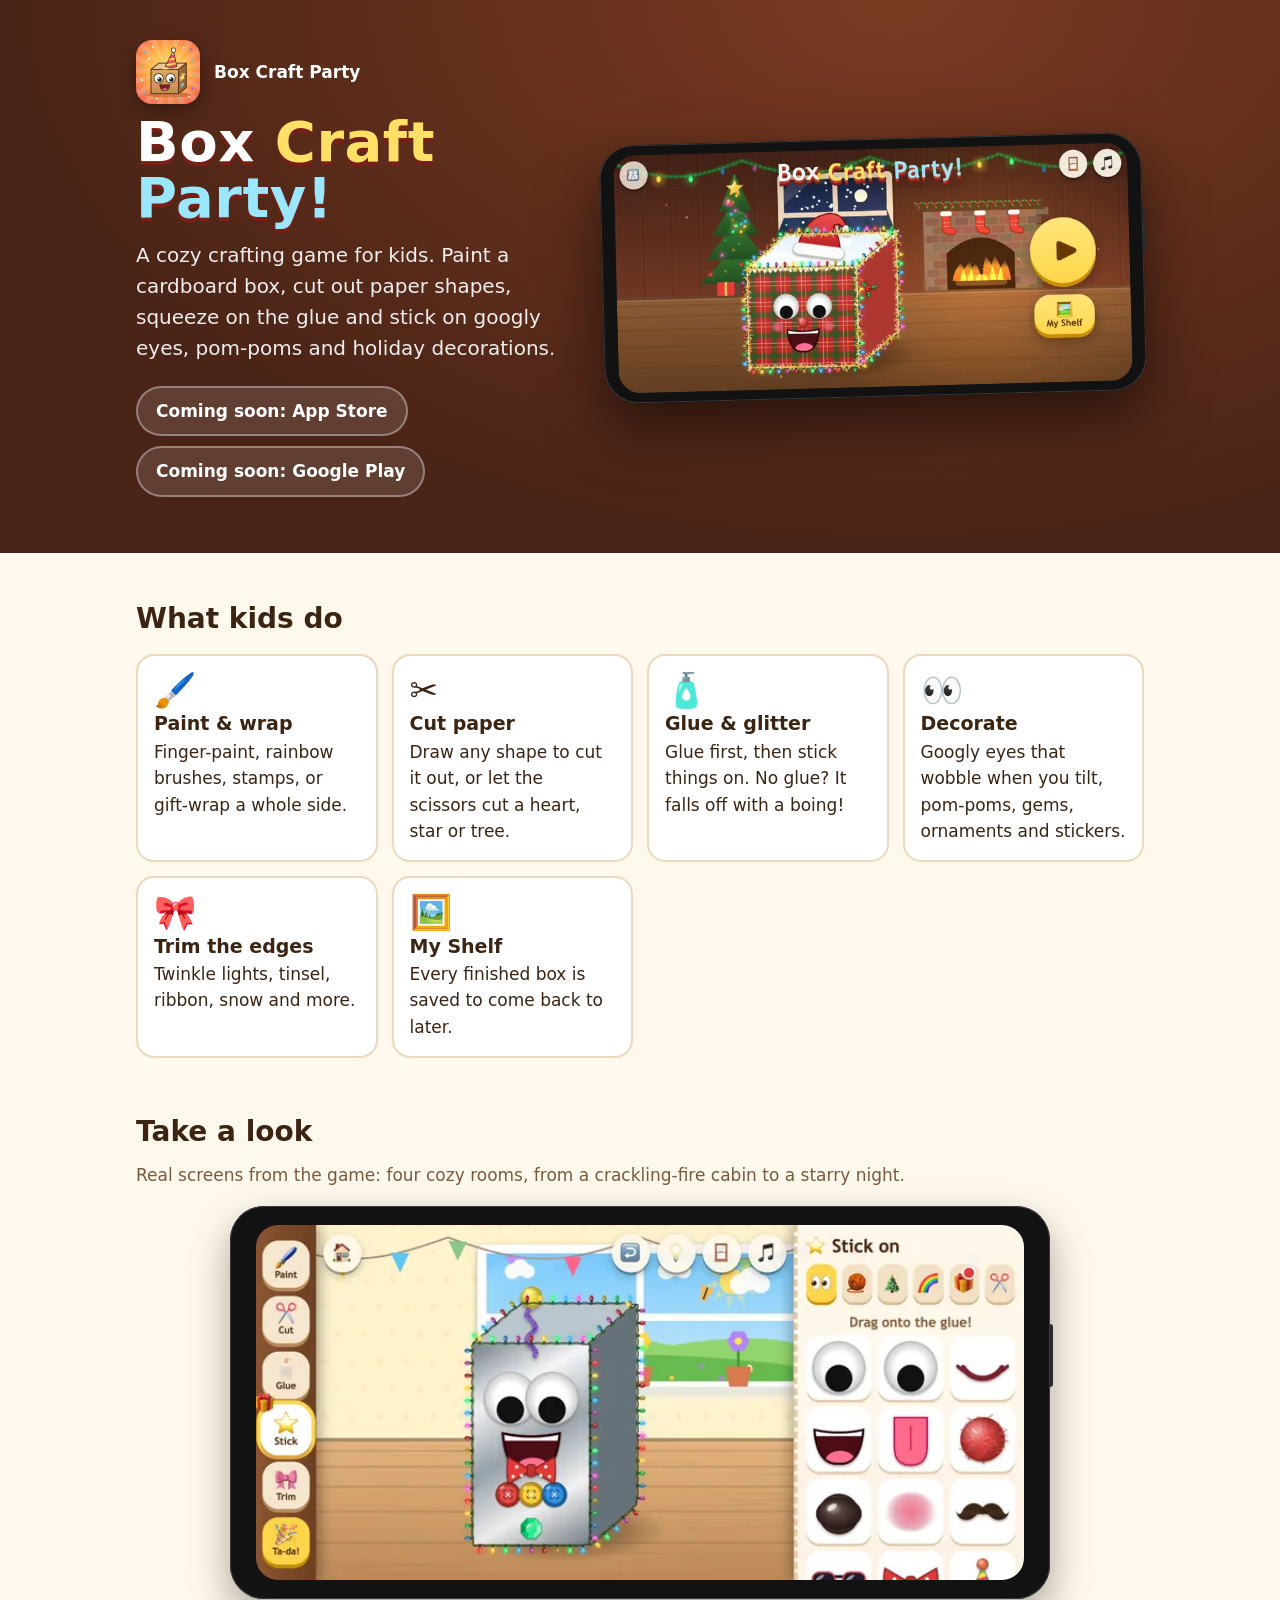
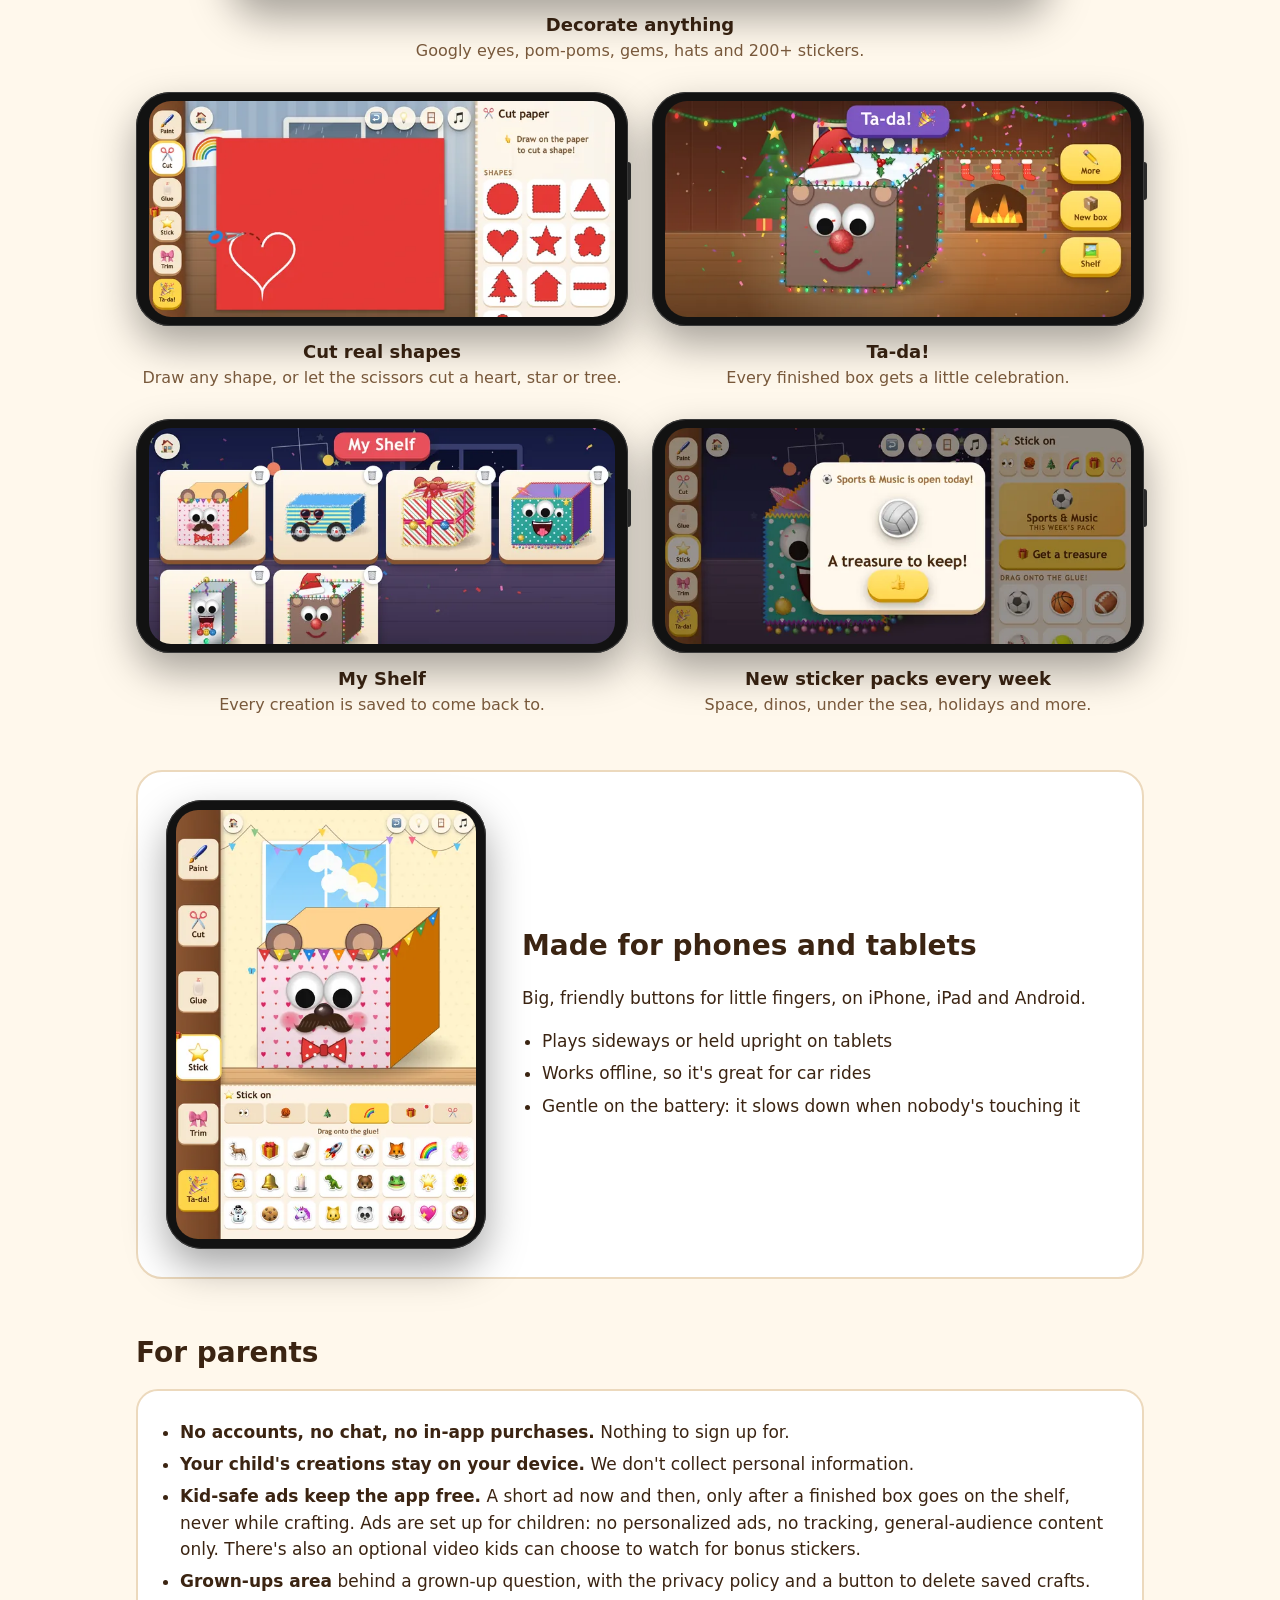
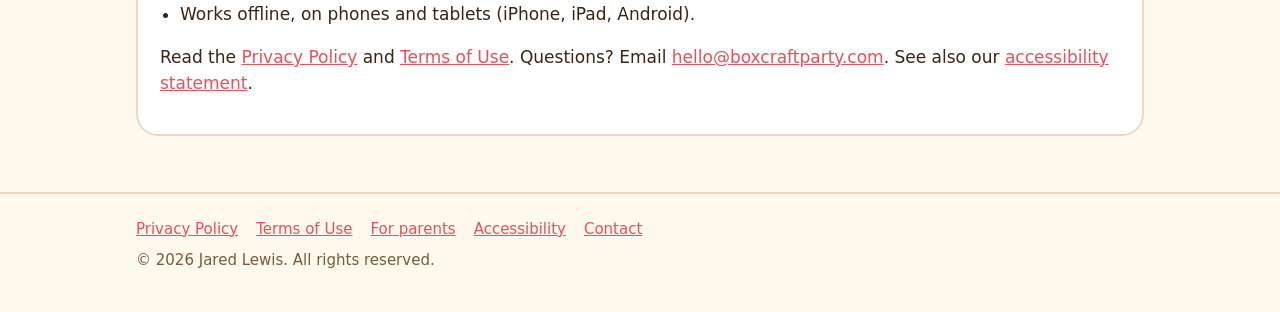
<file: index.html>
<!doctype html>
<html lang="en">
<head>
<meta charset="utf-8">
<meta name="viewport" content="width=device-width,initial-scale=1">
<title>Box Craft Party</title>
<meta name="description" content="A cozy crafting game for kids: paint delivery boxes, cut paper, glue on googly eyes and decorations. No accounts, works offline.">
<link rel="icon" href="img/icon.png">
<meta property="og:title" content="Box Craft Party">
<meta property="og:description" content="Paint, cut, glue and decorate cardboard boxes: a cozy crafting game for kids.">
<meta property="og:image" content="https://boxcraftparty.com/img/banner.jpg">
<style>
  :root { --bg: #fff8ec; --ink: #3b2412; --soft: #7a5a3c; --card: #ffffff; --line: #ecd9bd; --accent: #e8505b; --sun: #ffd54a; --sun-d: #c98f00; --hero: #4a2416; }
  @media (prefers-color-scheme: dark) { :root { --bg: #1e140d; --ink: #f6e9d8; --soft: #d0b597; --card: #2b1d13; --line: #4a3524; --hero: #2a1309; } }
  * { box-sizing: border-box; }
  body { margin: 0; background: var(--bg); color: var(--ink); font: 17px/1.55 "Baloo 2", "Nunito", system-ui, -apple-system, "Segoe UI", Roboto, sans-serif; }
  a { color: var(--accent); }
  .wrap { max-width: 1040px; margin: 0 auto; padding: 0 16px; }
  header.hero { background: radial-gradient(ellipse at 70% 0%, #7a3a22, var(--hero) 70%); color: #fff; padding: 40px 0 56px; }
  .hero .wrap { display: grid; grid-template-columns: 1fr 1.25fr; gap: 32px; align-items: center; }
  .brand { display: flex; align-items: center; gap: 14px; margin-bottom: 10px; }
  .brand img { width: 64px; height: 64px; border-radius: 16px; box-shadow: 0 6px 18px rgba(0,0,0,.35); }
  h1 { font-size: clamp(36px, 6vw, 56px); line-height: 1; margin: 0; letter-spacing: .5px; text-shadow: 0 4px 0 #7a1f17; }
  h1 span:nth-child(2) { color: #ffe066; } h1 span:nth-child(3) { color: #9be7ff; }
  .tag { font-size: 20px; opacity: .92; margin: 14px 0 22px; }
  .stores { display: flex; flex-wrap: wrap; gap: 10px; }
  .btn { display: inline-flex; align-items: center; gap: 8px; padding: 10px 18px; border-radius: 999px; font-weight: 800; text-decoration: none; }
  .btn.play { background: linear-gradient(#ffe57a, var(--sun)); color: #5d3200; box-shadow: 0 4px 0 var(--sun-d); }
  .btn.soon { background: rgba(255,255,255,.12); color: #fff; border: 2px solid rgba(255,255,255,.35); }
  /* device frames around the screenshots */
  .phone, .tablet { position: relative; background: #121212; box-shadow: 0 0 0 1px #3a3a3a inset, 0 18px 40px rgba(0,0,0,.35); }
  .phone { padding: 1.9% 2.6%; border-radius: clamp(18px, 3.2vw, 34px); }
  .phone img, .tablet img { display: block; width: 100%; height: auto; border-radius: clamp(10px, 1.9vw, 22px); background: #4a2416; }
  .phone::after { content: ''; position: absolute; right: -3px; top: 30%; width: 3px; height: 16%; border-radius: 0 3px 3px 0; background: #2a2a2a; }
  .tablet { padding: 3.2%; border-radius: clamp(20px, 4vw, 36px); }
  .hero-shot { transform: rotate(-1.5deg); }
  .hero-shot .phone { box-shadow: 0 0 0 1px #3a3a3a inset, 0 24px 60px rgba(0,0,0,.55); }
  section { padding: 44px 0 8px; }
  h2 { font-size: 28px; margin: 0 0 14px; }
  .features { display: grid; grid-template-columns: repeat(auto-fit, minmax(220px, 1fr)); gap: 14px; }
  .f { background: var(--card); border: 2px solid var(--line); border-radius: 18px; padding: 16px; }
  .f b { display: block; font-size: 19px; } .f .e { font-size: 34px; line-height: 1.1; }
  .lead { color: var(--soft); margin: -6px 0 18px; }
  .gallery { display: grid; grid-template-columns: 1fr 1fr; gap: 28px 24px; margin: 0; padding: 0; list-style: none; }
  .gallery li:first-child { grid-column: 1 / -1; }
  .gallery li:first-child .phone { max-width: 820px; margin: 0 auto; }
  figure { margin: 0; }
  figcaption { margin-top: 12px; text-align: center; font-size: 16px; color: var(--soft); }
  figcaption b { display: block; color: var(--ink); font-size: 18px; }
  .swipe-hint { display: none; }
  .tablet-band { display: grid; grid-template-columns: minmax(220px, 320px) 1fr; gap: 36px; align-items: center; background: var(--card);
    border: 2px solid var(--line); border-radius: 26px; padding: 28px; }
  .tablet-band h2 { margin-bottom: 8px; }
  .tablet-band ul { padding-left: 20px; margin: 8px 0 0; } .tablet-band li { margin: 6px 0; }
  .parents { background: var(--card); border: 2px solid var(--line); border-radius: 22px; padding: 20px 22px; }
  .parents ul { padding-left: 20px; margin: 8px 0; } .parents li { margin: 6px 0; }
  footer { margin-top: 48px; padding: 24px 0 40px; border-top: 2px solid var(--line); color: var(--soft); font-size: 15px; }
  footer nav { display: flex; flex-wrap: wrap; gap: 18px; margin-bottom: 8px; }
  .skip { position: absolute; left: -9999px; top: 8px; background: #fff; color: #3b2412; padding: 8px 14px; border-radius: 8px; z-index: 10; }
  .skip:focus { left: 8px; }
  a:focus-visible, .btn:focus-visible { outline: 3px solid #ffb300; outline-offset: 3px; }
  .fill { background: #fff1a8; color: #3b2412; padding: 0 3px; border-radius: 3px; }
  @media (max-width: 760px) {
    .hero .wrap { grid-template-columns: 1fr; } header.hero { padding-top: 28px; }
    .hero-shot { transform: none; margin-top: 6px; }
    /* phones: swipe through the screenshots */
    .gallery { display: flex; gap: 14px; overflow-x: auto; scroll-snap-type: x mandatory; margin: 0 -16px; padding: 4px 16px 14px;
      scroll-padding: 0 16px; -webkit-overflow-scrolling: touch; scrollbar-width: none; }
    .gallery::-webkit-scrollbar { display: none; }
    .gallery li { flex: 0 0 86%; scroll-snap-align: center; }
    .gallery li:first-child .phone { max-width: none; }
    .swipe-hint { display: block; text-align: right; color: var(--soft); font-size: 15px; margin: -8px 0 6px; }
    .tablet-band { grid-template-columns: 1fr; padding: 20px; gap: 20px; }
    .tablet-band .tablet { max-width: 260px; margin: 0 auto; }
  }
  @media (prefers-reduced-motion: reduce) { .hero-shot { transform: none; } }
</style>
</head>
<body>
<a class="skip" href="#main">Skip to content</a>
<header class="hero">
  <div class="wrap">
    <div>
      <div class="brand"><img src="img/icon.png" alt="" width="64" height="64"><strong>Box Craft Party</strong></div>
      <h1><span>Box</span> <span>Craft</span> <span>Party!</span></h1>
      <p class="tag">A cozy crafting game for kids. Paint a cardboard box, cut out paper shapes, squeeze on the glue and stick on googly eyes, pom-poms and holiday decorations.</p>
      <div class="stores">
        <span class="btn soon">Coming soon: App Store</span>
        <span class="btn soon">Coming soon: Google Play</span>
      </div>
    </div>
    <div class="hero-shot"><div class="phone"><picture><source type="image/webp" srcset="img/shots/home-720.webp 720w, img/shots/home-1280.webp 1280w" sizes="(min-width: 761px) 560px, 92vw"><img src="img/shots/home-1280.jpg" srcset="img/shots/home-720.jpg 720w, img/shots/home-1280.jpg 1280w" sizes="(min-width: 761px) 560px, 92vw" width="1280" height="591" alt="The Box Craft Party home screen: a plaid box with googly eyes and a holiday hat in a cozy cabin with a crackling fire" fetchpriority="high" decoding="async"></picture></div></div>
  </div>
</header>

<main class="wrap" id="main">
  <section>
    <h2>What kids do</h2>
    <div class="features">
      <div class="f"><div class="e">🖌️</div><b>Paint &amp; wrap</b>Finger-paint, rainbow brushes, stamps, or gift-wrap a whole side.</div>
      <div class="f"><div class="e">✂️</div><b>Cut paper</b>Draw any shape to cut it out, or let the scissors cut a heart, star or tree.</div>
      <div class="f"><div class="e">🧴</div><b>Glue &amp; glitter</b>Glue first, then stick things on. No glue? It falls off with a boing!</div>
      <div class="f"><div class="e">👀</div><b>Decorate</b>Googly eyes that wobble when you tilt, pom-poms, gems, ornaments and stickers.</div>
      <div class="f"><div class="e">🎀</div><b>Trim the edges</b>Twinkle lights, tinsel, ribbon, snow and more.</div>
      <div class="f"><div class="e">🖼️</div><b>My Shelf</b>Every finished box is saved to come back to later.</div>
    </div>
  </section>

  <section aria-labelledby="look">
    <h2 id="look">Take a look</h2>
    <p class="lead">Real screens from the game: four cozy rooms, from a crackling-fire cabin to a starry night.</p>
    <p class="swipe-hint" aria-hidden="true">Swipe for more →</p>
    <ul class="gallery">
      <li><figure><div class="phone"><picture><source type="image/webp" srcset="img/shots/craft-720.webp 720w, img/shots/craft-1280.webp 1280w" sizes="(min-width: 761px) 50vw, 86vw"><img src="img/shots/craft-1280.jpg" srcset="img/shots/craft-720.jpg 720w, img/shots/craft-1280.jpg 1280w" sizes="(min-width: 761px) 50vw, 86vw" width="1280" height="591" alt="Decorating a silver robot box with googly eyes, buttons and twinkle lights; stickers on the right" loading="lazy" decoding="async"></picture></div><figcaption><b>Decorate anything</b>Googly eyes, pom-poms, gems, hats and 200+ stickers.</figcaption></figure></li>
      <li><figure><div class="phone"><picture><source type="image/webp" srcset="img/shots/cut-720.webp 720w, img/shots/cut-1280.webp 1280w" sizes="(min-width: 761px) 50vw, 86vw"><img src="img/shots/cut-1280.jpg" srcset="img/shots/cut-720.jpg 720w, img/shots/cut-1280.jpg 1280w" sizes="(min-width: 761px) 50vw, 86vw" width="1280" height="591" alt="Scissors cutting a heart out of red paper" loading="lazy" decoding="async"></picture></div><figcaption><b>Cut real shapes</b>Draw any shape, or let the scissors cut a heart, star or tree.</figcaption></figure></li>
      <li><figure><div class="phone"><picture><source type="image/webp" srcset="img/shots/tada-720.webp 720w, img/shots/tada-1280.webp 1280w" sizes="(min-width: 761px) 50vw, 86vw"><img src="img/shots/tada-1280.jpg" srcset="img/shots/tada-720.jpg 720w, img/shots/tada-1280.jpg 1280w" sizes="(min-width: 761px) 50vw, 86vw" width="1280" height="591" alt="A reindeer box with a red nose and holiday hat celebrating with confetti" loading="lazy" decoding="async"></picture></div><figcaption><b>Ta-da!</b>Every finished box gets a little celebration.</figcaption></figure></li>
      <li><figure><div class="phone"><picture><source type="image/webp" srcset="img/shots/shelf-720.webp 720w, img/shots/shelf-1280.webp 1280w" sizes="(min-width: 761px) 50vw, 86vw"><img src="img/shots/shelf-1280.jpg" srcset="img/shots/shelf-720.jpg 720w, img/shots/shelf-1280.jpg 1280w" sizes="(min-width: 761px) 50vw, 86vw" width="1280" height="591" alt="A shelf full of decorated boxes: a kitty, a car, a present, a monster, a robot and a reindeer" loading="lazy" decoding="async"></picture></div><figcaption><b>My Shelf</b>Every creation is saved to come back to.</figcaption></figure></li>
      <li><figure><div class="phone"><picture><source type="image/webp" srcset="img/shots/treasure-720.webp 720w, img/shots/treasure-1280.webp 1280w" sizes="(min-width: 761px) 50vw, 86vw"><img src="img/shots/treasure-1280.jpg" srcset="img/shots/treasure-720.jpg 720w, img/shots/treasure-1280.jpg 1280w" sizes="(min-width: 761px) 50vw, 86vw" width="1280" height="591" alt="A bonus tennis-ball sticker revealed as a treasure to keep" loading="lazy" decoding="async"></picture></div><figcaption><b>New sticker packs every week</b>Space, dinos, under the sea, holidays and more.</figcaption></figure></li>
    </ul>
  </section>

  <section>
    <div class="tablet-band">
      <div class="tablet"><picture><source type="image/webp" srcset="img/shots/tablet-480.webp 480w, img/shots/tablet-800.webp 800w" sizes="(min-width: 761px) 320px, 260px"><img src="img/shots/tablet-800.jpg" srcset="img/shots/tablet-480.jpg 480w, img/shots/tablet-800.jpg 800w" sizes="(min-width: 761px) 320px, 260px" width="800" height="1145" alt="Box Craft Party on a tablet held upright: a kitty box with a mustache and bow tie, stickers along the bottom" loading="lazy" decoding="async"></picture></div>
      <div>
        <h2>Made for phones and tablets</h2>
        <p>Big, friendly buttons for little fingers, on iPhone, iPad and Android.</p>
        <ul>
          <li>Plays sideways or held upright on tablets</li>
          <li>Works offline, so it's great for car rides</li>
          <li>Gentle on the battery: it slows down when nobody's touching it</li>
        </ul>
      </div>
    </div>
  </section>

  <section id="parents">
    <h2>For parents</h2>
    <div class="parents">
      <ul>
        <li><b>No accounts, no chat, no in-app purchases.</b> Nothing to sign up for.</li>
        <li><b>Your child's creations stay on your device.</b> We don't collect personal information.</li>
        <li><b>Kid-safe ads keep the app free.</b> A short ad now and then, only after a finished box goes on the shelf, never while crafting. Ads are set up for children: no personalized ads, no tracking, general-audience content only. There's also an optional video kids can choose to watch for bonus stickers.</li>
        <li><b>Grown-ups area</b> behind a grown-up question, with the privacy policy and a button to delete saved crafts.</li>
        <li>Works offline, on phones and tablets (iPhone, iPad, Android).</li>
      </ul>
      <p>Read the <a href="privacy.html">Privacy Policy</a> and <a href="terms.html">Terms of Use</a>. Questions? Email <a href="mailto:hello@boxcraftparty.com">hello@boxcraftparty.com</a>. See also our <a href="accessibility.html">accessibility statement</a>.</p>
    </div>
  </section>
</main>

<footer>
  <div class="wrap">
    <nav><a href="privacy.html">Privacy Policy</a><a href="terms.html">Terms of Use</a><a href="#parents">For parents</a><a href="accessibility.html">Accessibility</a><a href="mailto:hello@boxcraftparty.com">Contact</a></nav>
    © <span id="yr">2026</span> Jared Lewis. All rights reserved.
  </div>
</footer>
<script>document.getElementById('yr').textContent = new Date().getFullYear();</script>
</body>
</html>
</file>
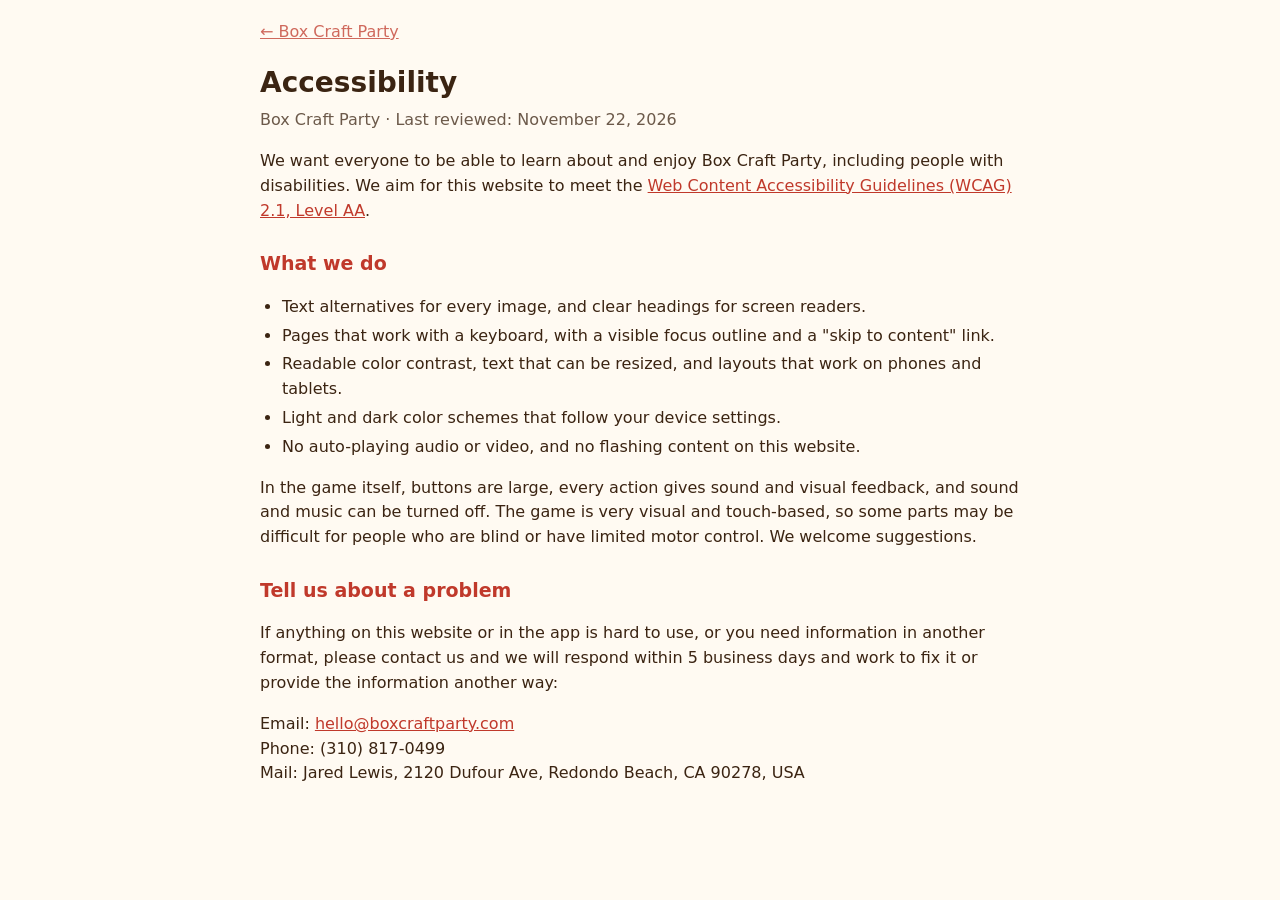
<file: accessibility.html>
<!doctype html>
<html lang="en">
<head>
<meta charset="utf-8">
<meta name="viewport" content="width=device-width,initial-scale=1">
<title>Box Craft Party – Accessibility</title>
<link rel="icon" href="img/icon.png">
<link rel="stylesheet" href="css/legal.css">
</head>
<body>
<main>
<p class="meta"><a href="./">← Box Craft Party</a></p>
<h1>Accessibility</h1>
<p class="meta">Box Craft Party · Last reviewed: November 22, 2026</p>

<p>We want everyone to be able to learn about and enjoy Box Craft Party, including people with disabilities. We aim for this website to meet the <a href="https://www.w3.org/TR/WCAG21/">Web Content Accessibility Guidelines (WCAG) 2.1, Level AA</a>.</p>

<h2>What we do</h2>
<ul>
  <li>Text alternatives for every image, and clear headings for screen readers.</li>
  <li>Pages that work with a keyboard, with a visible focus outline and a "skip to content" link.</li>
  <li>Readable color contrast, text that can be resized, and layouts that work on phones and tablets.</li>
  <li>Light and dark color schemes that follow your device settings.</li>
  <li>No auto-playing audio or video, and no flashing content on this website.</li>
</ul>
<p>In the game itself, buttons are large, every action gives sound and visual feedback, and sound and music can be turned off. The game is very visual and touch-based, so some parts may be difficult for people who are blind or have limited motor control. We welcome suggestions.</p>

<h2>Tell us about a problem</h2>
<p>If anything on this website or in the app is hard to use, or you need information in another format, please contact us and we will respond within 5 business days and work to fix it or provide the information another way:</p>
<p>Email: <a href="mailto:hello@boxcraftparty.com">hello@boxcraftparty.com</a><br>
Phone: (310) 817-0499<br>
Mail: Jared Lewis, 2120 Dufour Ave, Redondo Beach, CA 90278, USA</p>
</main>
</body>
</html>
</file>
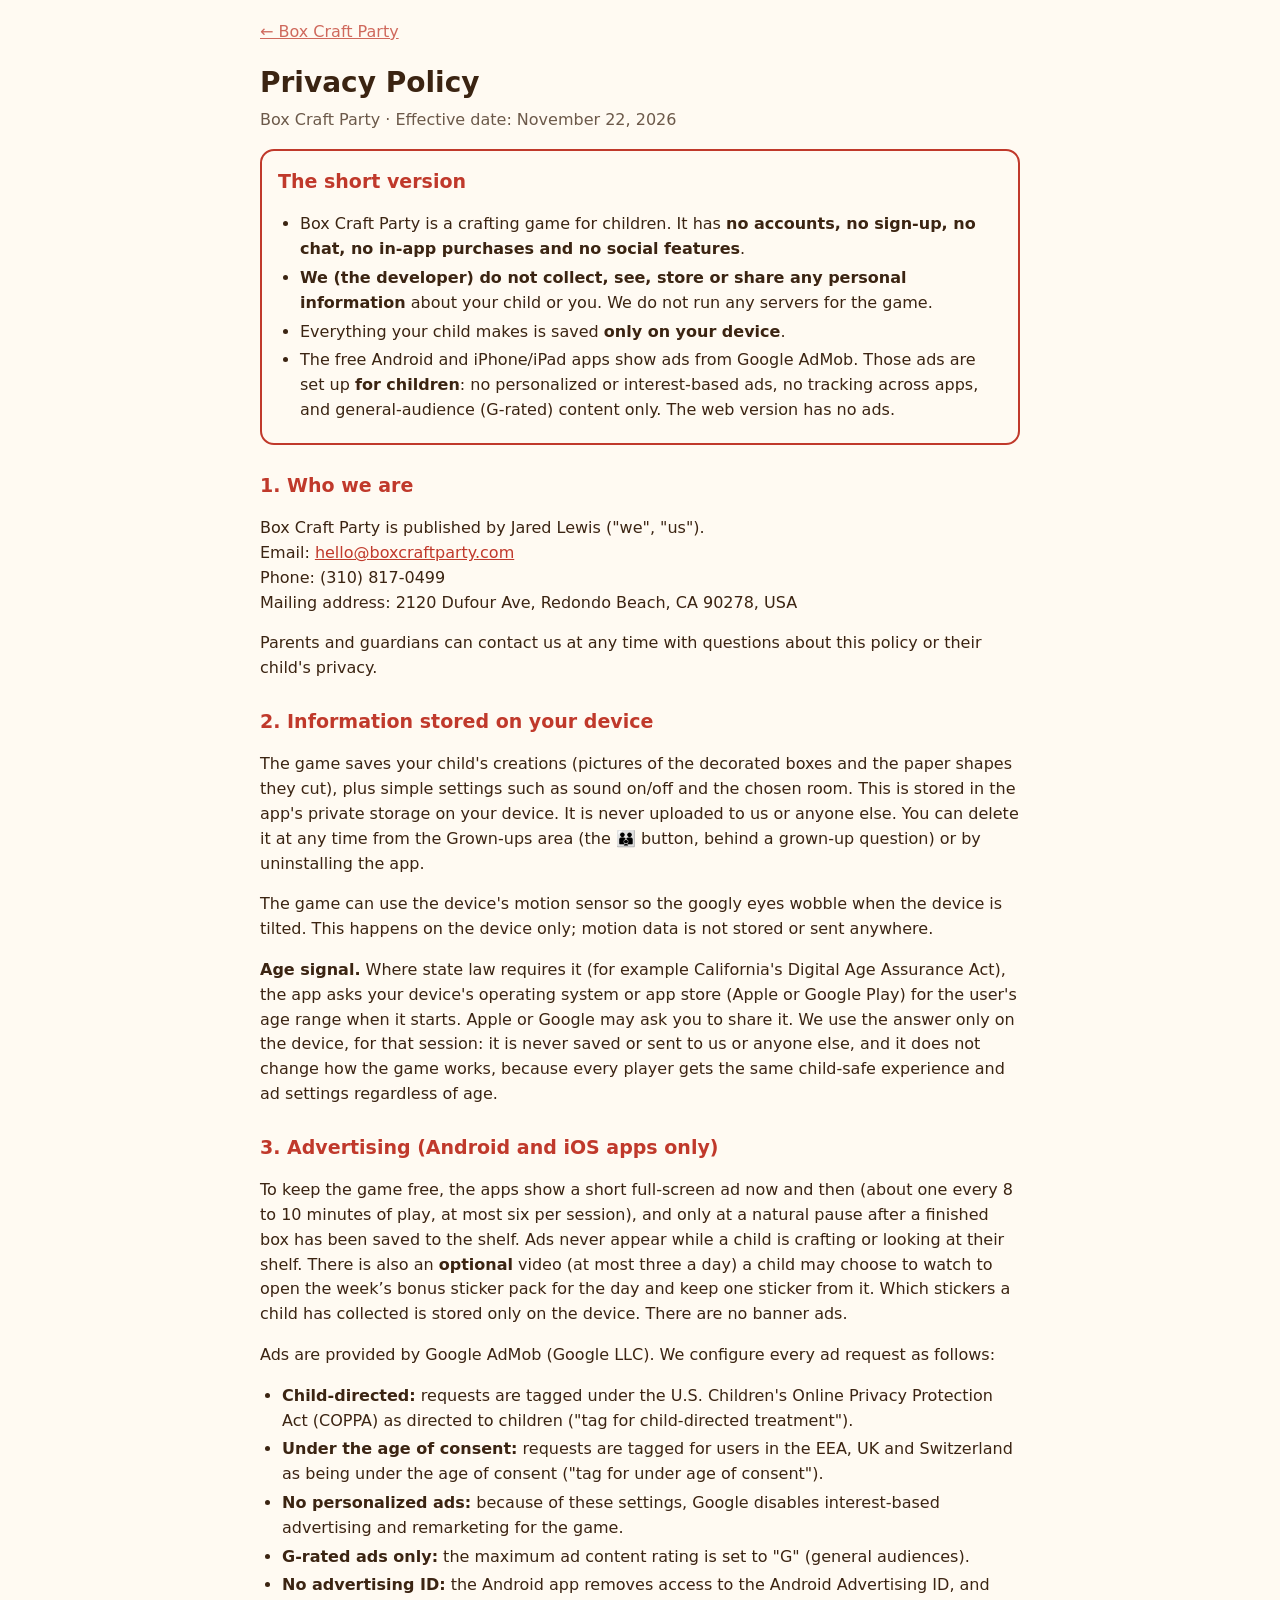
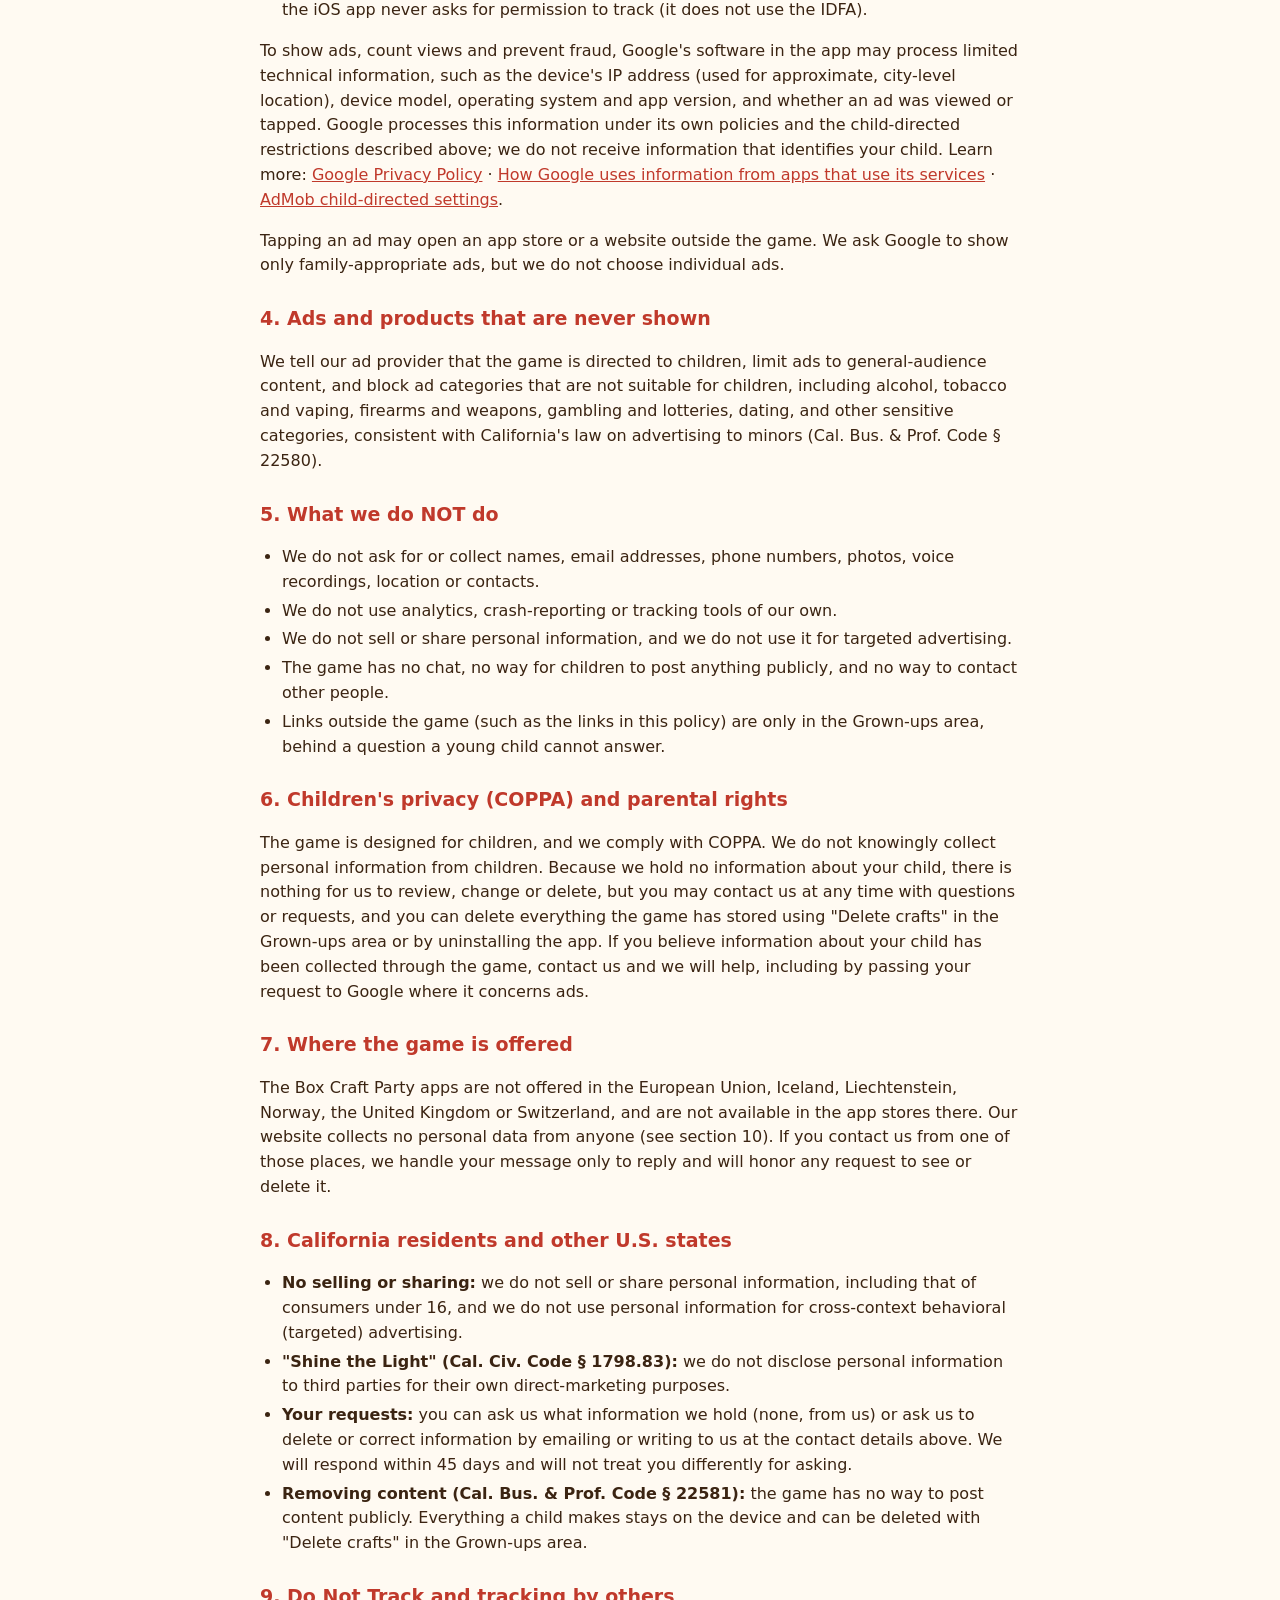
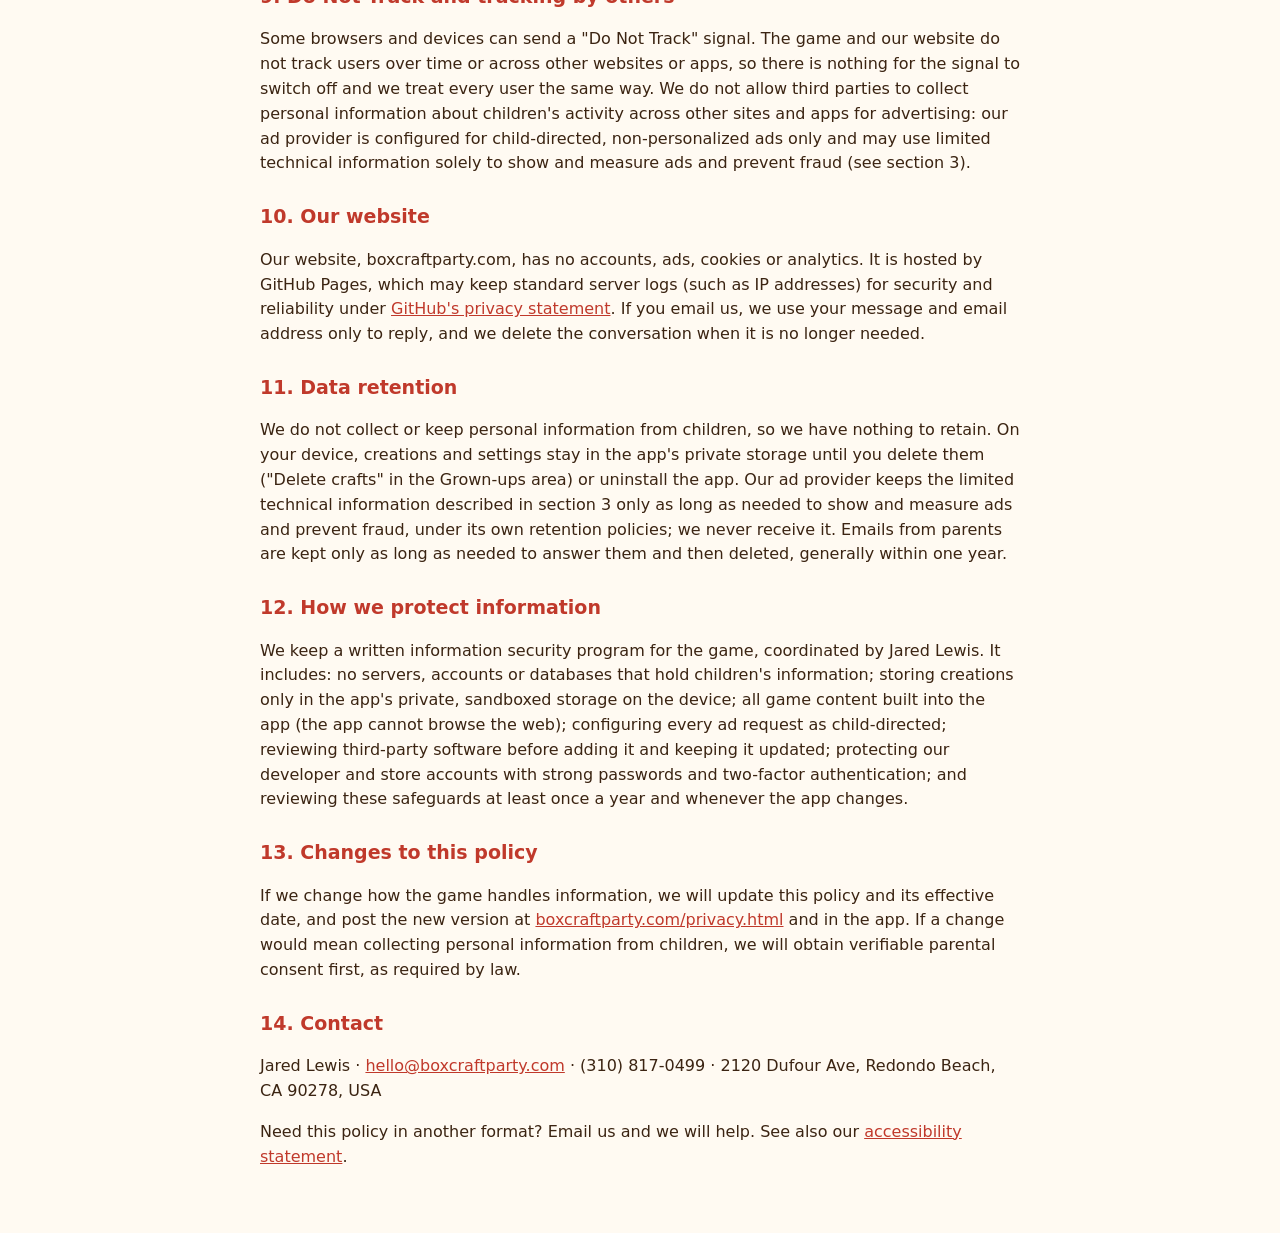
<file: privacy.html>
<!doctype html>
<html lang="en">
<head>
<meta charset="utf-8">
<meta name="viewport" content="width=device-width,initial-scale=1">
<title>Box Craft Party – Privacy Policy</title>
<link rel="stylesheet" href="css/legal.css">
</head>
<body>
<main>
<p class="meta"><a href="./">← Box Craft Party</a></p>
<h1>Privacy Policy</h1>
<p class="meta">Box Craft Party · Effective date: November 22, 2026</p>

<div class="summary">
  <h2>The short version</h2>
  <ul>
    <li>Box Craft Party is a crafting game for children. It has <b>no accounts, no sign-up, no chat, no in-app purchases and no social features</b>.</li>
    <li><b>We (the developer) do not collect, see, store or share any personal information</b> about your child or you. We do not run any servers for the game.</li>
    <li>Everything your child makes is saved <b>only on your device</b>.</li>
    <li>The free Android and iPhone/iPad apps show ads from Google AdMob. Those ads are set up <b>for children</b>: no personalized or interest-based ads, no tracking across apps, and general-audience (G-rated) content only. The web version has no ads.</li>
  </ul>
</div>

<h2>1. Who we are</h2>
<p>Box Craft Party is published by Jared Lewis ("we", "us").<br>
Email: <a href="mailto:hello@boxcraftparty.com">hello@boxcraftparty.com</a><br>
Phone: (310) 817-0499<br>
Mailing address: 2120 Dufour Ave, Redondo Beach, CA 90278, USA</p>
<p>Parents and guardians can contact us at any time with questions about this policy or their child's privacy.</p>

<h2>2. Information stored on your device</h2>
<p>The game saves your child's creations (pictures of the decorated boxes and the paper shapes they cut), plus simple settings such as sound on/off and the chosen room. This is stored in the app's private storage on your device. It is never uploaded to us or anyone else. You can delete it at any time from the Grown-ups area (the 👪 button, behind a grown-up question) or by uninstalling the app.</p>
<p>The game can use the device's motion sensor so the googly eyes wobble when the device is tilted. This happens on the device only; motion data is not stored or sent anywhere.</p>
<p><b>Age signal.</b> Where state law requires it (for example California's Digital Age Assurance Act), the app asks your device's operating system or app store (Apple or Google Play) for the user's age range when it starts. Apple or Google may ask you to share it. We use the answer only on the device, for that session: it is never saved or sent to us or anyone else, and it does not change how the game works, because every player gets the same child-safe experience and ad settings regardless of age.</p>

<h2>3. Advertising (Android and iOS apps only)</h2>
<p>To keep the game free, the apps show a short full-screen ad now and then (about one every 8 to 10 minutes of play, at most six per session), and only at a natural pause after a finished box has been saved to the shelf. Ads never appear while a child is crafting or looking at their shelf. There is also an <b>optional</b> video (at most three a day) a child may choose to watch to open the week’s bonus sticker pack for the day and keep one sticker from it. Which stickers a child has collected is stored only on the device. There are no banner ads.</p>
<p>Ads are provided by Google AdMob (Google LLC). We configure every ad request as follows:</p>
<ul>
  <li><b>Child-directed:</b> requests are tagged under the U.S. Children's Online Privacy Protection Act (COPPA) as directed to children ("tag for child-directed treatment").</li>
  <li><b>Under the age of consent:</b> requests are tagged for users in the EEA, UK and Switzerland as being under the age of consent ("tag for under age of consent").</li>
  <li><b>No personalized ads:</b> because of these settings, Google disables interest-based advertising and remarketing for the game.</li>
  <li><b>G-rated ads only:</b> the maximum ad content rating is set to "G" (general audiences).</li>
  <li><b>No advertising ID:</b> the Android app removes access to the Android Advertising ID, and the iOS app never asks for permission to track (it does not use the IDFA).</li>
</ul>
<p>To show ads, count views and prevent fraud, Google's software in the app may process limited technical information, such as the device's IP address (used for approximate, city-level location), device model, operating system and app version, and whether an ad was viewed or tapped. Google processes this information under its own policies and the child-directed restrictions described above; we do not receive information that identifies your child. Learn more:
<a href="https://policies.google.com/privacy" target="_blank" rel="noopener">Google Privacy Policy</a> ·
<a href="https://policies.google.com/technologies/partner-sites" target="_blank" rel="noopener">How Google uses information from apps that use its services</a> ·
<a href="https://support.google.com/admob/answer/6223431" target="_blank" rel="noopener">AdMob child-directed settings</a>.</p>
<p>Tapping an ad may open an app store or a website outside the game. We ask Google to show only family-appropriate ads, but we do not choose individual ads.</p>

<h2>4. Ads and products that are never shown</h2>
<p>We tell our ad provider that the game is directed to children, limit ads to general-audience content, and block ad categories that are not suitable for children, including alcohol, tobacco and vaping, firearms and weapons, gambling and lotteries, dating, and other sensitive categories, consistent with California's law on advertising to minors (Cal. Bus. &amp; Prof. Code § 22580).</p>

<h2>5. What we do NOT do</h2>
<ul>
  <li>We do not ask for or collect names, email addresses, phone numbers, photos, voice recordings, location or contacts.</li>
  <li>We do not use analytics, crash-reporting or tracking tools of our own.</li>
  <li>We do not sell or share personal information, and we do not use it for targeted advertising.</li>
  <li>The game has no chat, no way for children to post anything publicly, and no way to contact other people.</li>
  <li>Links outside the game (such as the links in this policy) are only in the Grown-ups area, behind a question a young child cannot answer.</li>
</ul>

<h2>6. Children's privacy (COPPA) and parental rights</h2>
<p>The game is designed for children, and we comply with COPPA. We do not knowingly collect personal information from children. Because we hold no information about your child, there is nothing for us to review, change or delete, but you may contact us at any time with questions or requests, and you can delete everything the game has stored using "Delete crafts" in the Grown-ups area or by uninstalling the app. If you believe information about your child has been collected through the game, contact us and we will help, including by passing your request to Google where it concerns ads.</p>

<h2>7. Where the game is offered</h2>
<p>The Box Craft Party apps are not offered in the European Union, Iceland, Liechtenstein, Norway, the United Kingdom or Switzerland, and are not available in the app stores there. Our website collects no personal data from anyone (see section 10). If you contact us from one of those places, we handle your message only to reply and will honor any request to see or delete it.</p>

<h2>8. California residents and other U.S. states</h2>
<ul>
  <li><b>No selling or sharing:</b> we do not sell or share personal information, including that of consumers under 16, and we do not use personal information for cross-context behavioral (targeted) advertising.</li>
  <li><b>"Shine the Light" (Cal. Civ. Code § 1798.83):</b> we do not disclose personal information to third parties for their own direct-marketing purposes.</li>
  <li><b>Your requests:</b> you can ask us what information we hold (none, from us) or ask us to delete or correct information by emailing or writing to us at the contact details above. We will respond within 45 days and will not treat you differently for asking.</li>
  <li><b>Removing content (Cal. Bus. &amp; Prof. Code § 22581):</b> the game has no way to post content publicly. Everything a child makes stays on the device and can be deleted with "Delete crafts" in the Grown-ups area.</li>
</ul>

<h2>9. Do Not Track and tracking by others</h2>
<p>Some browsers and devices can send a "Do Not Track" signal. The game and our website do not track users over time or across other websites or apps, so there is nothing for the signal to switch off and we treat every user the same way. We do not allow third parties to collect personal information about children's activity across other sites and apps for advertising: our ad provider is configured for child-directed, non-personalized ads only and may use limited technical information solely to show and measure ads and prevent fraud (see section 3).</p>

<h2>10. Our website</h2>
<p>Our website, boxcraftparty.com, has no accounts, ads, cookies or analytics. It is hosted by GitHub Pages, which may keep standard server logs (such as IP addresses) for security and reliability under <a href="https://docs.github.com/en/site-policy/privacy-policies/github-general-privacy-statement" target="_blank" rel="noopener">GitHub's privacy statement</a>. If you email us, we use your message and email address only to reply, and we delete the conversation when it is no longer needed.</p>

<h2>11. Data retention</h2>
<p>We do not collect or keep personal information from children, so we have nothing to retain. On your device, creations and settings stay in the app's private storage until you delete them ("Delete crafts" in the Grown-ups area) or uninstall the app. Our ad provider keeps the limited technical information described in section 3 only as long as needed to show and measure ads and prevent fraud, under its own retention policies; we never receive it. Emails from parents are kept only as long as needed to answer them and then deleted, generally within one year.</p>

<h2>12. How we protect information</h2>
<p>We keep a written information security program for the game, coordinated by Jared Lewis. It includes: no servers, accounts or databases that hold children's information; storing creations only in the app's private, sandboxed storage on the device; all game content built into the app (the app cannot browse the web); configuring every ad request as child-directed; reviewing third-party software before adding it and keeping it updated; protecting our developer and store accounts with strong passwords and two-factor authentication; and reviewing these safeguards at least once a year and whenever the app changes.</p>

<h2>13. Changes to this policy</h2>
<p>If we change how the game handles information, we will update this policy and its effective date, and post the new version at <a href="https://boxcraftparty.com/privacy.html" target="_blank" rel="noopener">boxcraftparty.com/privacy.html</a> and in the app. If a change would mean collecting personal information from children, we will obtain verifiable parental consent first, as required by law.</p>

<h2>14. Contact</h2>
<p>Jared Lewis · <a href="mailto:hello@boxcraftparty.com">hello@boxcraftparty.com</a> · (310) 817-0499 · 2120 Dufour Ave, Redondo Beach, CA 90278, USA</p>
<p>Need this policy in another format? Email us and we will help. See also our <a href="https://boxcraftparty.com/accessibility.html" target="_blank" rel="noopener">accessibility statement</a>.</p>
</main>
<script>
// Inside the apps, open outside links in the phone's browser (this page is only reachable behind the grown-ups gate).
document.addEventListener('click', function (e) {
  var a = e.target.closest && e.target.closest('a[href^="https://"]');
  var P = window.parent && window.parent !== window ? window.parent : null;
  if (a && P && P.Ads && P.Ads.native) { e.preventDefault(); P.Ads.openUrl(a.href); }
});
</script>
</body>
</html>
</file>
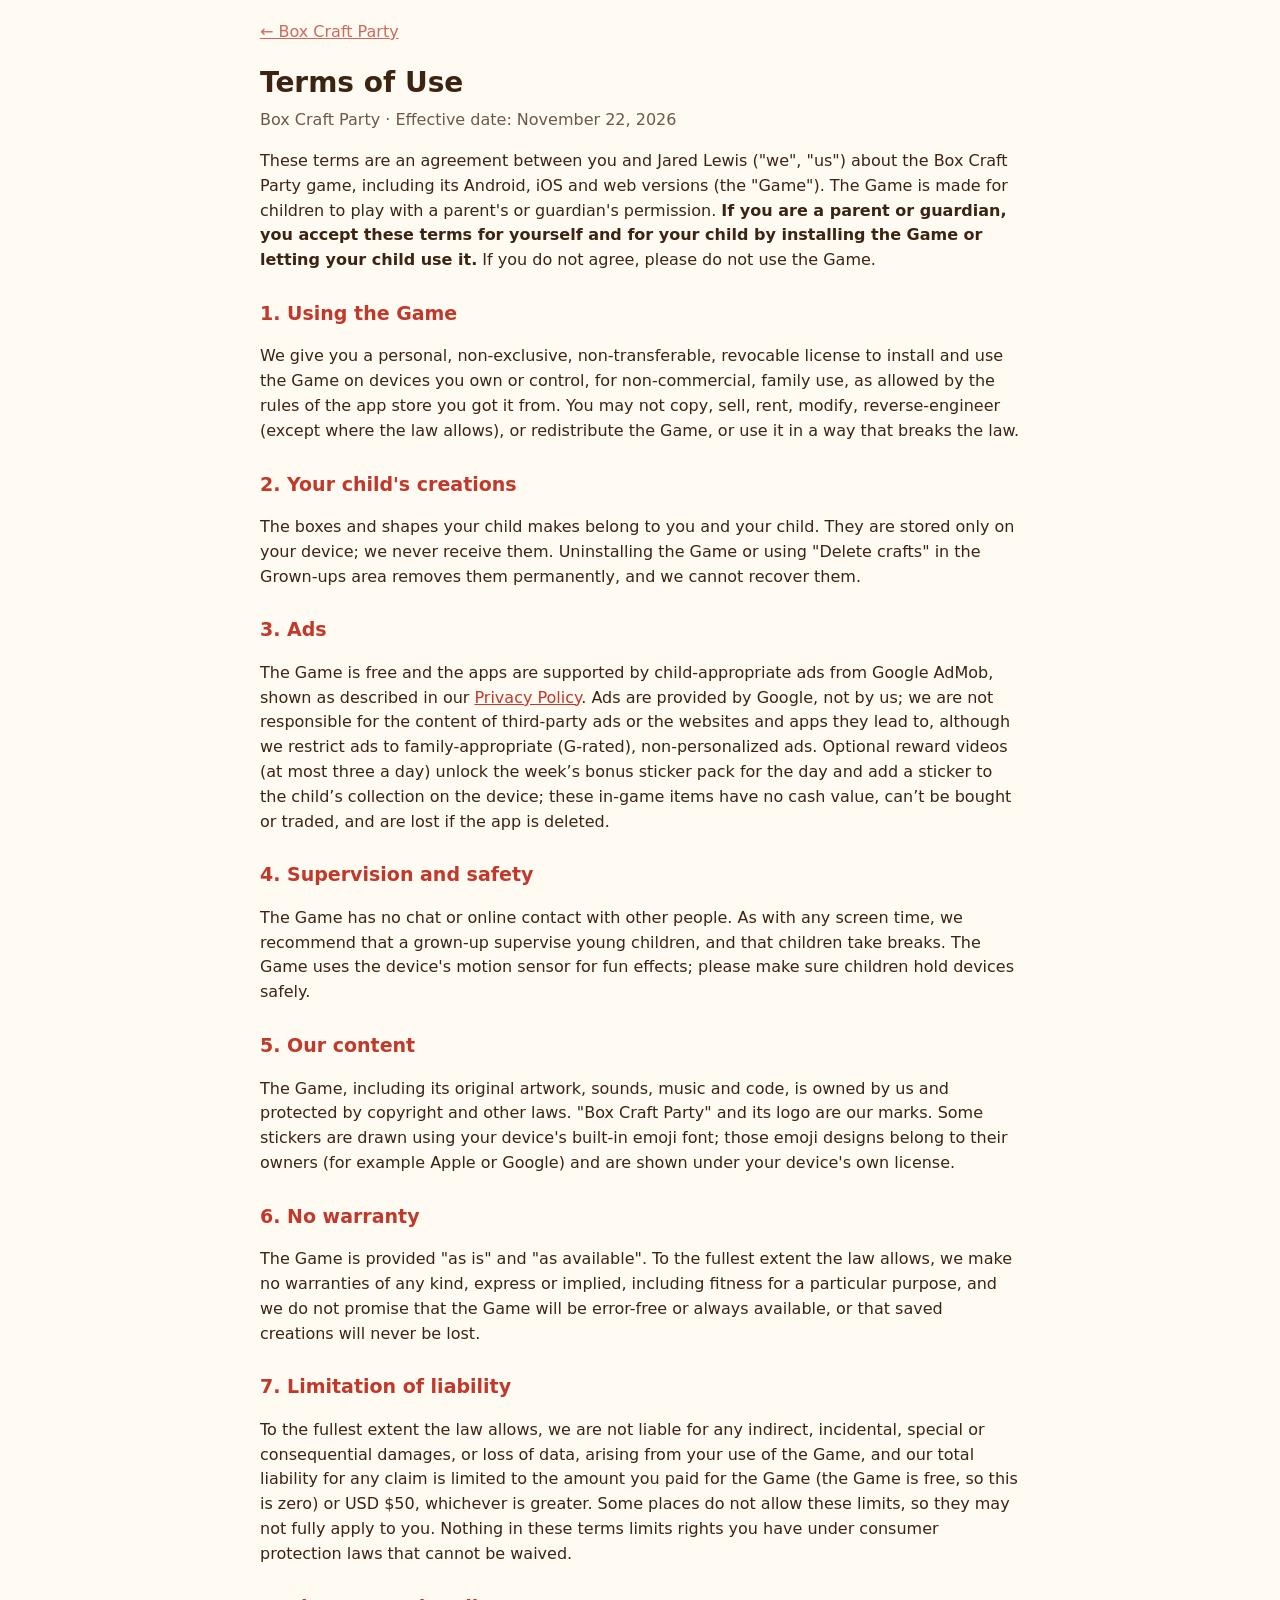
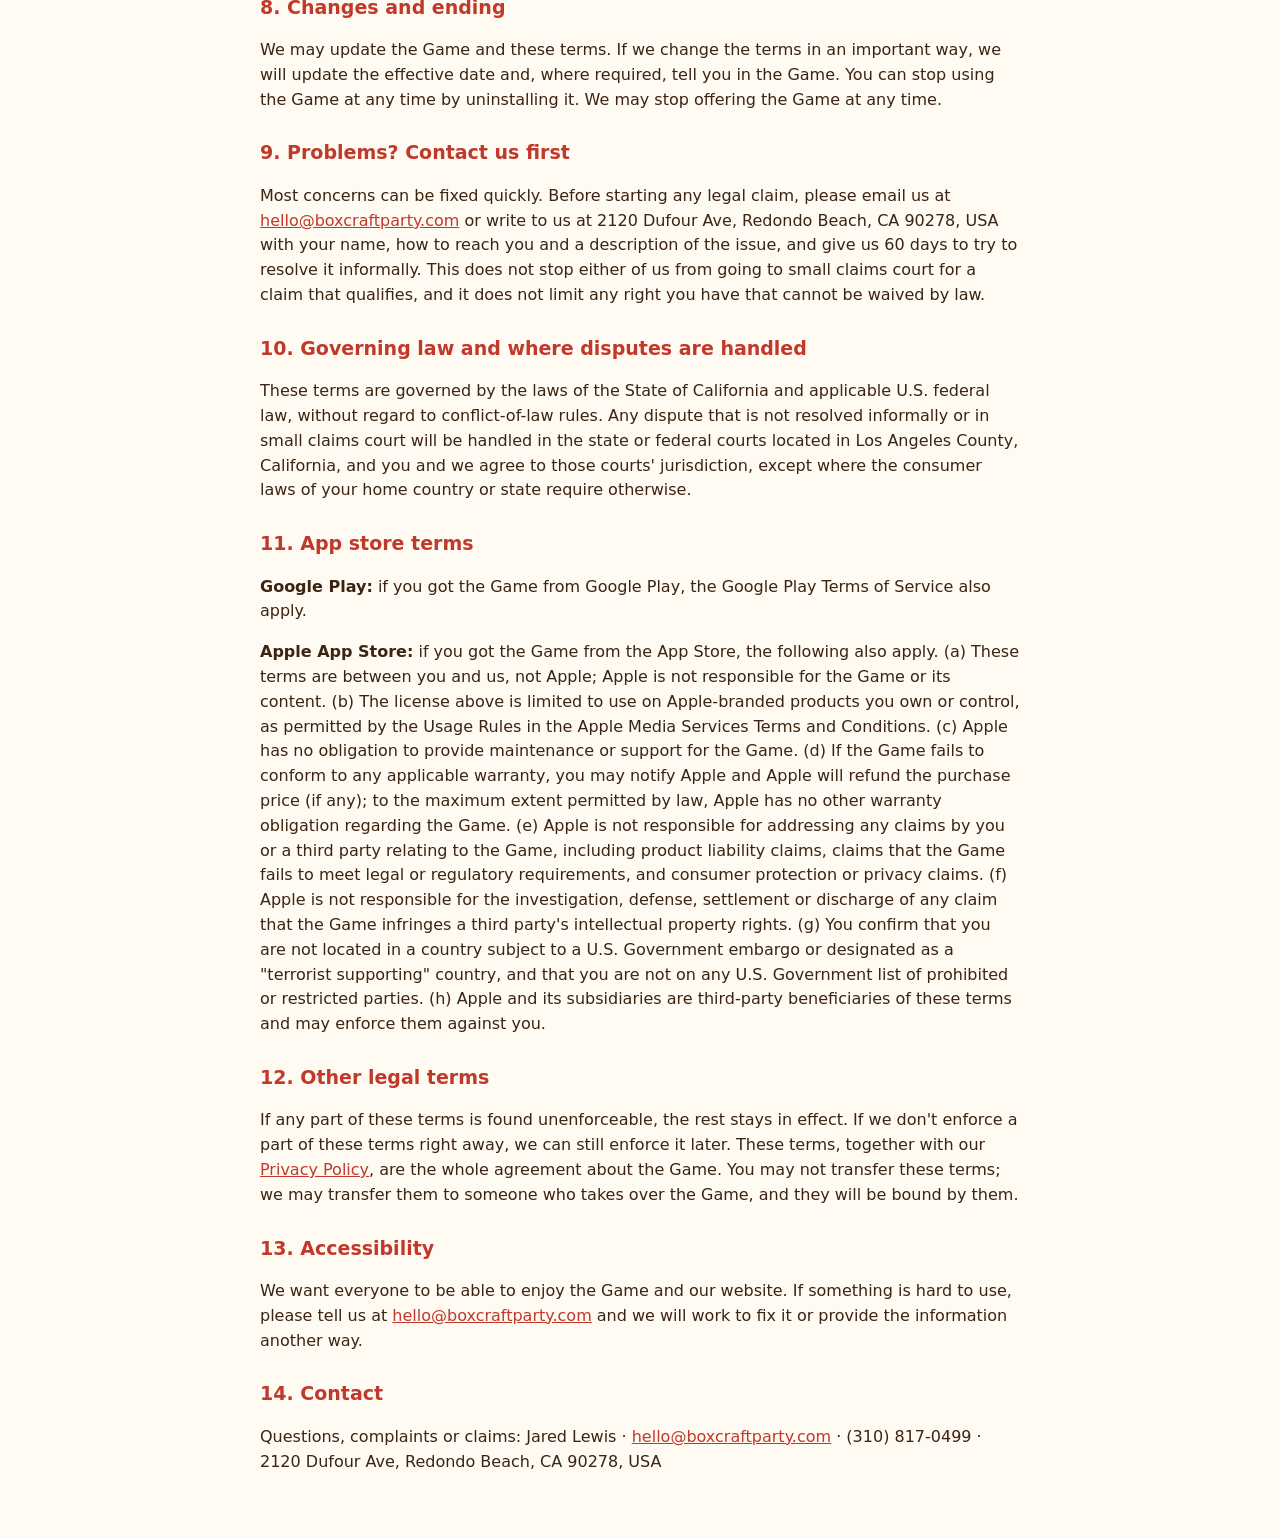
<file: terms.html>
<!doctype html>
<html lang="en">
<head>
<meta charset="utf-8">
<meta name="viewport" content="width=device-width,initial-scale=1">
<title>Box Craft Party – Terms of Use</title>
<link rel="stylesheet" href="css/legal.css">
</head>
<body>
<main>
<p class="meta"><a href="./">← Box Craft Party</a></p>
<h1>Terms of Use</h1>
<p class="meta">Box Craft Party · Effective date: November 22, 2026</p>

<p>These terms are an agreement between you and Jared Lewis ("we", "us") about the Box Craft Party game, including its Android, iOS and web versions (the "Game"). The Game is made for children to play with a parent's or guardian's permission. <b>If you are a parent or guardian, you accept these terms for yourself and for your child by installing the Game or letting your child use it.</b> If you do not agree, please do not use the Game.</p>

<h2>1. Using the Game</h2>
<p>We give you a personal, non-exclusive, non-transferable, revocable license to install and use the Game on devices you own or control, for non-commercial, family use, as allowed by the rules of the app store you got it from. You may not copy, sell, rent, modify, reverse-engineer (except where the law allows), or redistribute the Game, or use it in a way that breaks the law.</p>

<h2>2. Your child's creations</h2>
<p>The boxes and shapes your child makes belong to you and your child. They are stored only on your device; we never receive them. Uninstalling the Game or using "Delete crafts" in the Grown-ups area removes them permanently, and we cannot recover them.</p>

<h2>3. Ads</h2>
<p>The Game is free and the apps are supported by child-appropriate ads from Google AdMob, shown as described in our <a href="privacy.html">Privacy Policy</a>. Ads are provided by Google, not by us; we are not responsible for the content of third-party ads or the websites and apps they lead to, although we restrict ads to family-appropriate (G-rated), non-personalized ads. Optional reward videos (at most three a day) unlock the week’s bonus sticker pack for the day and add a sticker to the child’s collection on the device; these in-game items have no cash value, can’t be bought or traded, and are lost if the app is deleted.</p>

<h2>4. Supervision and safety</h2>
<p>The Game has no chat or online contact with other people. As with any screen time, we recommend that a grown-up supervise young children, and that children take breaks. The Game uses the device's motion sensor for fun effects; please make sure children hold devices safely.</p>

<h2>5. Our content</h2>
<p>The Game, including its original artwork, sounds, music and code, is owned by us and protected by copyright and other laws. "Box Craft Party" and its logo are our marks. Some stickers are drawn using your device's built-in emoji font; those emoji designs belong to their owners (for example Apple or Google) and are shown under your device's own license.</p>

<h2>6. No warranty</h2>
<p>The Game is provided "as is" and "as available". To the fullest extent the law allows, we make no warranties of any kind, express or implied, including fitness for a particular purpose, and we do not promise that the Game will be error-free or always available, or that saved creations will never be lost.</p>

<h2>7. Limitation of liability</h2>
<p>To the fullest extent the law allows, we are not liable for any indirect, incidental, special or consequential damages, or loss of data, arising from your use of the Game, and our total liability for any claim is limited to the amount you paid for the Game (the Game is free, so this is zero) or USD $50, whichever is greater. Some places do not allow these limits, so they may not fully apply to you. Nothing in these terms limits rights you have under consumer protection laws that cannot be waived.</p>

<h2>8. Changes and ending</h2>
<p>We may update the Game and these terms. If we change the terms in an important way, we will update the effective date and, where required, tell you in the Game. You can stop using the Game at any time by uninstalling it. We may stop offering the Game at any time.</p>

<h2>9. Problems? Contact us first</h2>
<p>Most concerns can be fixed quickly. Before starting any legal claim, please email us at <a href="mailto:hello@boxcraftparty.com">hello@boxcraftparty.com</a> or write to us at 2120 Dufour Ave, Redondo Beach, CA 90278, USA with your name, how to reach you and a description of the issue, and give us 60 days to try to resolve it informally. This does not stop either of us from going to small claims court for a claim that qualifies, and it does not limit any right you have that cannot be waived by law.</p>

<h2>10. Governing law and where disputes are handled</h2>
<p>These terms are governed by the laws of the State of California and applicable U.S. federal law, without regard to conflict-of-law rules. Any dispute that is not resolved informally or in small claims court will be handled in the state or federal courts located in Los Angeles County, California, and you and we agree to those courts' jurisdiction, except where the consumer laws of your home country or state require otherwise.</p>

<h2>11. App store terms</h2>
<p><b>Google Play:</b> if you got the Game from Google Play, the Google Play Terms of Service also apply.</p>
<p><b>Apple App Store:</b> if you got the Game from the App Store, the following also apply. (a) These terms are between you and us, not Apple; Apple is not responsible for the Game or its content. (b) The license above is limited to use on Apple-branded products you own or control, as permitted by the Usage Rules in the Apple Media Services Terms and Conditions. (c) Apple has no obligation to provide maintenance or support for the Game. (d) If the Game fails to conform to any applicable warranty, you may notify Apple and Apple will refund the purchase price (if any); to the maximum extent permitted by law, Apple has no other warranty obligation regarding the Game. (e) Apple is not responsible for addressing any claims by you or a third party relating to the Game, including product liability claims, claims that the Game fails to meet legal or regulatory requirements, and consumer protection or privacy claims. (f) Apple is not responsible for the investigation, defense, settlement or discharge of any claim that the Game infringes a third party's intellectual property rights. (g) You confirm that you are not located in a country subject to a U.S. Government embargo or designated as a "terrorist supporting" country, and that you are not on any U.S. Government list of prohibited or restricted parties. (h) Apple and its subsidiaries are third-party beneficiaries of these terms and may enforce them against you.</p>

<h2>12. Other legal terms</h2>
<p>If any part of these terms is found unenforceable, the rest stays in effect. If we don't enforce a part of these terms right away, we can still enforce it later. These terms, together with our <a href="privacy.html">Privacy Policy</a>, are the whole agreement about the Game. You may not transfer these terms; we may transfer them to someone who takes over the Game, and they will be bound by them.</p>

<h2>13. Accessibility</h2>
<p>We want everyone to be able to enjoy the Game and our website. If something is hard to use, please tell us at <a href="mailto:hello@boxcraftparty.com">hello@boxcraftparty.com</a> and we will work to fix it or provide the information another way.</p>

<h2>14. Contact</h2>
<p>Questions, complaints or claims: Jared Lewis · <a href="mailto:hello@boxcraftparty.com">hello@boxcraftparty.com</a> · (310) 817-0499 · 2120 Dufour Ave, Redondo Beach, CA 90278, USA</p>
</main>
<script>
// Inside the apps, open outside links in the phone's browser (this page is only reachable behind the grown-ups gate).
document.addEventListener('click', function (e) {
  var a = e.target.closest && e.target.closest('a[href^="https://"]');
  var P = window.parent && window.parent !== window ? window.parent : null;
  if (a && P && P.Ads && P.Ads.native) { e.preventDefault(); P.Ads.openUrl(a.href); }
});
</script>
</body>
</html>
</file>
<file: css/legal.css>
:root { --ink: #3b2412; --bg: #fffaf2; --accent: #c0392b; --fill: #fff1a8; }
@media (prefers-color-scheme: dark) { :root { --ink: #f3e6d6; --bg: #24170f; --accent: #ff8a7a; --fill: #5c4a00; } }
html { -webkit-text-size-adjust: 100%; }
body { margin: 0; background: var(--bg); color: var(--ink); font: 16px/1.55 system-ui, -apple-system, "Segoe UI", Roboto, sans-serif; overflow-wrap: anywhere; }
main { max-width: 760px; margin: 0 auto; padding: 20px 18px 48px; }
h1 { font-size: 28px; margin: 0 0 4px; }
h2 { font-size: 19px; margin: 26px 0 6px; color: var(--accent); }
.meta { opacity: 0.75; margin-top: 0; }
.summary { border: 2px solid var(--accent); border-radius: 14px; padding: 4px 16px; }
.summary h2 { margin-top: 12px; }
ul { padding-left: 22px; }
li { margin: 4px 0; }
a { color: var(--accent); }
a:focus-visible { outline: 3px solid #ffb300; outline-offset: 2px; }
.fill { background: var(--fill); padding: 0 3px; border-radius: 3px; }
</file>
